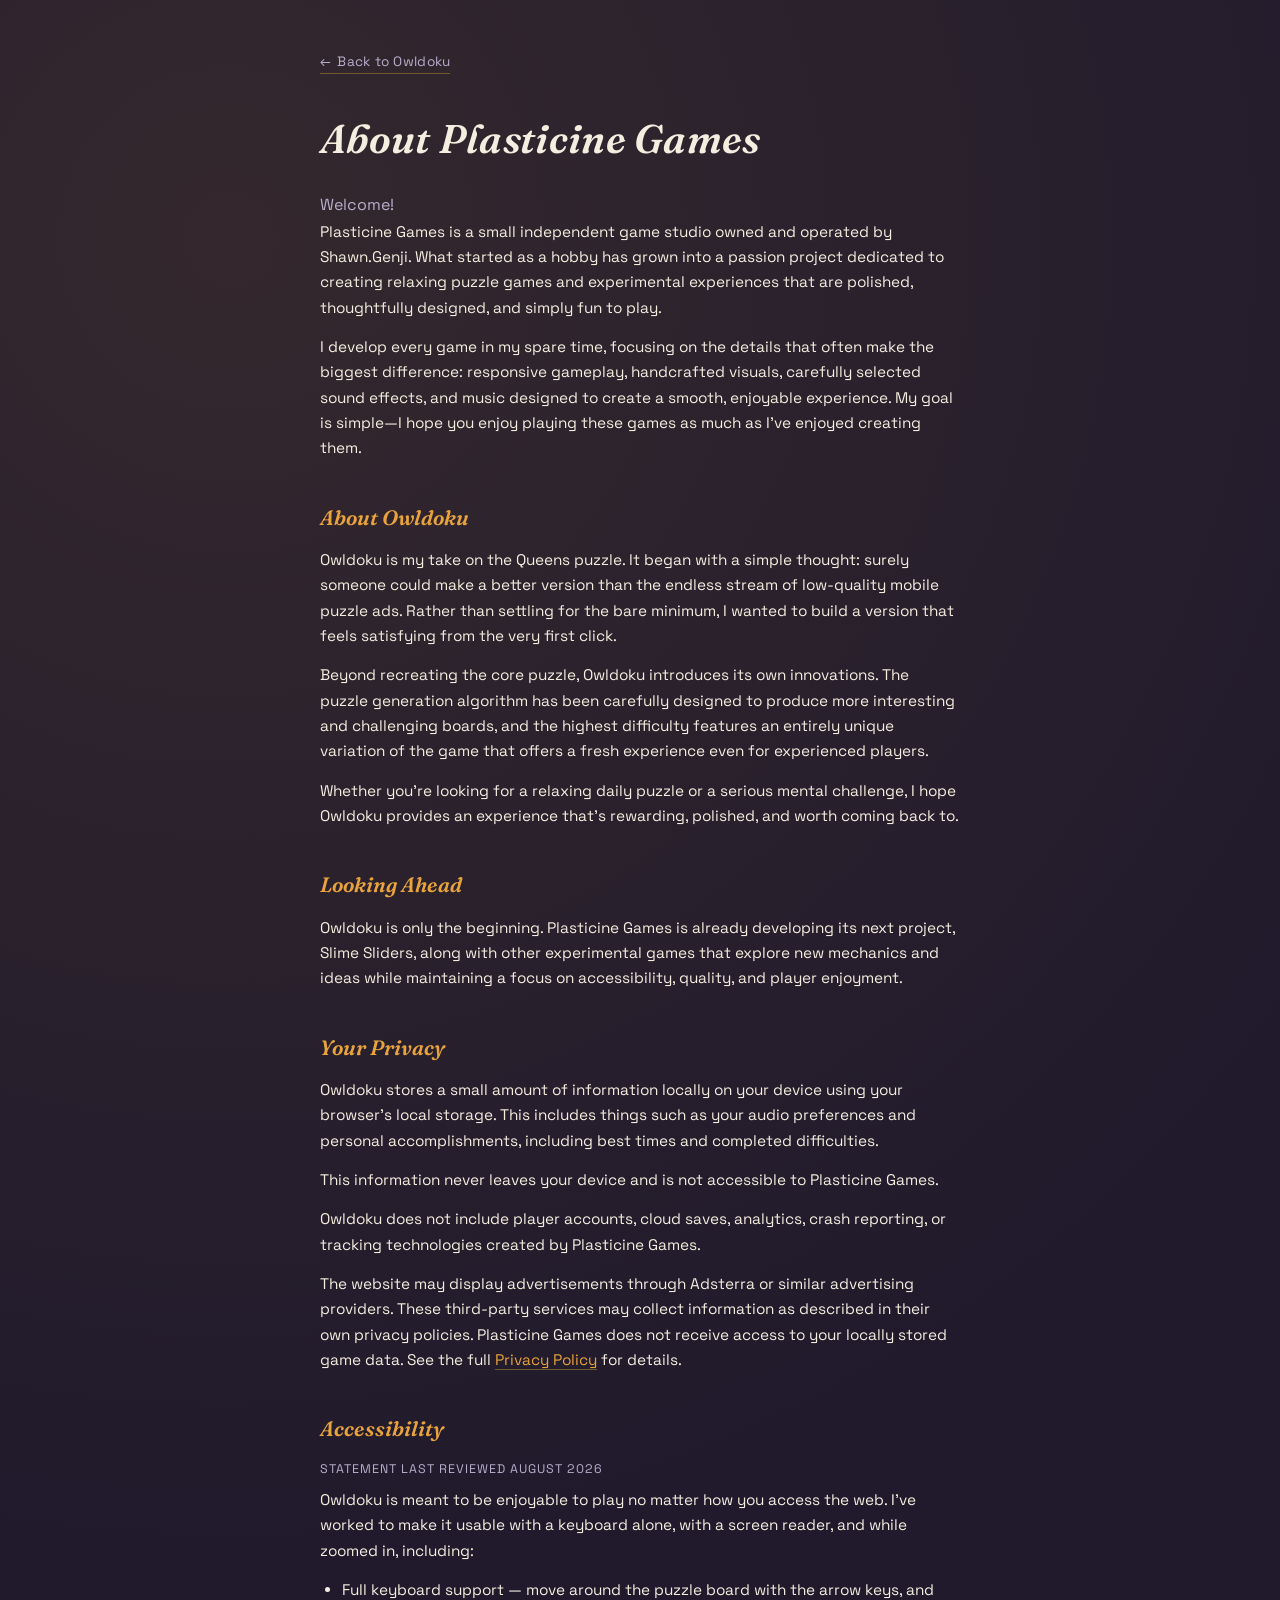
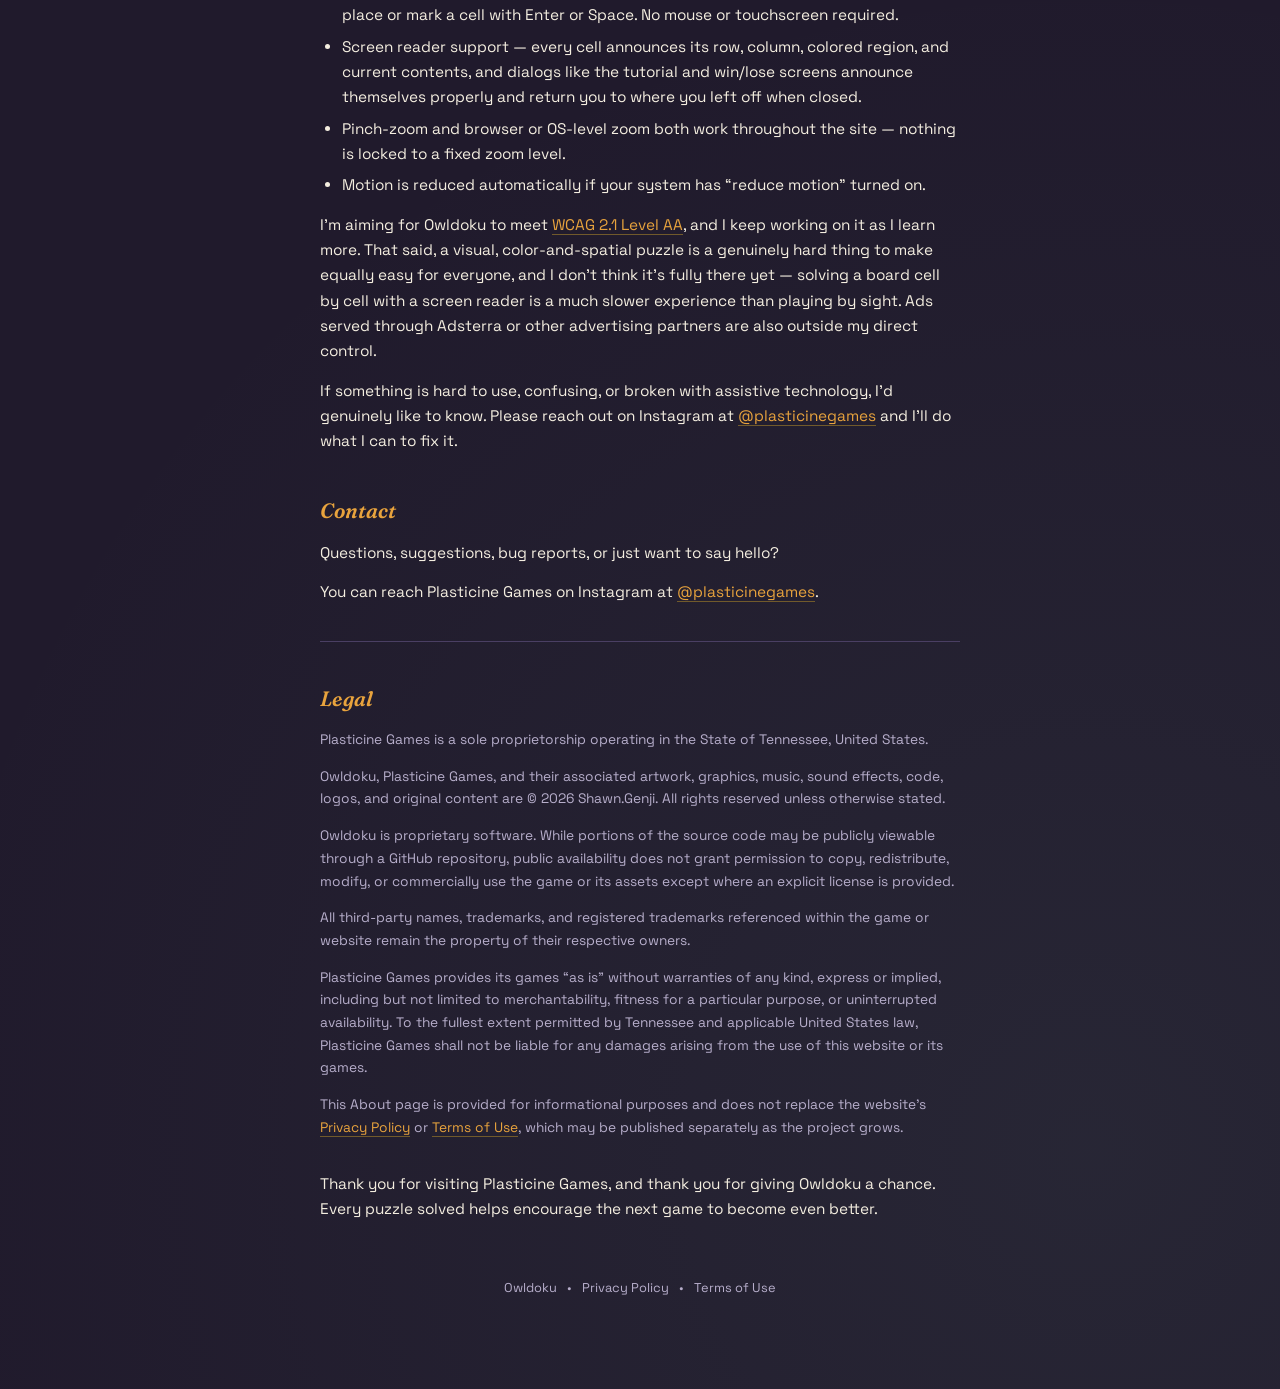
<file: about.html>
<!DOCTYPE html>
<html lang="en">
<head>
<meta charset="UTF-8">
<meta name="viewport" content="width=device-width, initial-scale=1.0">
<title>About Us — Owldoku</title>
<link rel="icon" type="image/svg+xml" href="favicon.svg">
<link rel="apple-touch-icon" sizes="180x180" href="apple-touch-icon.png">
<link rel="preconnect" href="https://fonts.googleapis.com">
<link href="https://fonts.googleapis.com/css2?family=Fraunces:ital,wght@0,500;0,600;1,500&family=Space+Grotesk:wght@400;500;600;700&display=swap" rel="stylesheet">
<style>
  :root{
    --bg:#201a2c; --bg-deep:#17131f; --surface:#2c2440; --surface-2:#362c4d;
    --line:#4a3f63; --line-strong:#6a5c8f; --ink:#f4eee0; --ink-dim:#b7aecb;
    --accent:#e8a33d; --accent-dim:#715a2b;
  }
  *{box-sizing:border-box;}
  body{
    margin:0; min-height:100vh;
    background:
      radial-gradient(circle at 18% 8%, rgba(232,163,61,0.10), transparent 45%),
      radial-gradient(circle at 85% 92%, rgba(127,181,158,0.08), transparent 40%),
      var(--bg);
    color:var(--ink);
    font-family:'Space Grotesk', sans-serif;
    line-height:1.65;
    padding:48px 20px 90px;
  }
  .page{ max-width:640px; margin:0 auto; }
  .back-link{
    display:inline-flex; align-items:center; gap:6px;
    color:var(--ink-dim); text-decoration:none; font-size:0.85rem;
    margin-bottom:32px; letter-spacing:0.02em;
    transition:color 0.15s ease;
  }
  .back-link:hover, .back-link:focus-visible{ color:var(--accent); }
  h1{
    font-family:'Fraunces', serif; font-style:italic; font-weight:600;
    font-size:clamp(1.9rem, 6vw, 2.5rem); margin:0 0 6px; letter-spacing:0.3px;
  }
  .updated{ color:var(--ink-dim); font-size:0.78rem; margin-bottom:8px; text-transform:uppercase; letter-spacing:0.08em; }
  .lede{ color:var(--ink-dim); font-size:1rem; margin:20px 0 0; }
  h2{
    font-family:'Fraunces', serif; font-weight:600; font-style:italic;
    font-size:1.3rem; margin:40px 0 12px; color:var(--accent);
  }
  p{ color:var(--ink); margin:0 0 14px; font-size:0.96rem; }
  ul{ margin:0 0 14px; padding-left:22px; }
  li{ margin-bottom:6px; font-size:0.96rem; }
  a{ color:var(--accent); text-decoration:none; border-bottom:1px solid var(--accent-dim); }
  a:hover, a:focus-visible{ border-color:var(--accent); }
  /* ---- accessibility utilities ---- */
  .sr-only{
    position:absolute; width:1px; height:1px; padding:0; margin:-1px;
    overflow:hidden; clip:rect(0,0,0,0); white-space:nowrap; border:0;
  }
  .skip-link{
    position:absolute; left:8px; top:-60px; z-index:1000;
    background:var(--accent); color:var(--bg-deep);
    padding:10px 16px; border-radius:8px;
    font-family:'Space Grotesk', sans-serif; font-weight:600; font-size:0.85rem;
    text-decoration:none; transition:top 0.15s ease;
  }
  .skip-link:focus{ top:8px; }
  @media (prefers-reduced-motion: reduce){
    *, *::before, *::after{
      animation-duration:0.001ms !important;
      animation-iteration-count:1 !important;
      transition-duration:0.001ms !important;
      scroll-behavior:auto !important;
    }
  }
  hr{ border:none; border-top:1px solid var(--line); margin:36px 0; }
  .legal p{ color:var(--ink-dim); font-size:0.86rem; }
  footer{
    margin-top:56px; text-align:center; font-size:0.8rem; color:var(--ink-dim);
    display:flex; gap:10px; justify-content:center; flex-wrap:wrap;
  }
  footer a{ color:var(--ink-dim); border-bottom:1px solid transparent; }
  footer a:hover, footer a:focus-visible{ color:var(--accent); border-color:var(--accent-dim); }
</style>
</head>
<body>
<a href="#main" class="skip-link">Skip to main content</a>
<div class="page">
  <a class="back-link" href="index.html"><span aria-hidden="true">&larr;</span> Back to Owldoku</a>

  <main id="main">
  <h1>About Plasticine Games</h1>
  <p class="lede">Welcome!</p>

  <p>Plasticine Games is a small independent game studio owned and operated by Shawn.Genji. What started as a hobby has grown into a passion project dedicated to creating relaxing puzzle games and experimental experiences that are polished, thoughtfully designed, and simply fun to play.</p>
  <p>I develop every game in my spare time, focusing on the details that often make the biggest difference: responsive gameplay, handcrafted visuals, carefully selected sound effects, and music designed to create a smooth, enjoyable experience. My goal is simple&mdash;I hope you enjoy playing these games as much as I&rsquo;ve enjoyed creating them.</p>

  <h2>About Owldoku</h2>
  <p>Owldoku is my take on the Queens puzzle. It began with a simple thought: surely someone could make a better version than the endless stream of low-quality mobile puzzle ads. Rather than settling for the bare minimum, I wanted to build a version that feels satisfying from the very first click.</p>
  <p>Beyond recreating the core puzzle, Owldoku introduces its own innovations. The puzzle generation algorithm has been carefully designed to produce more interesting and challenging boards, and the highest difficulty features an entirely unique variation of the game that offers a fresh experience even for experienced players.</p>
  <p>Whether you&rsquo;re looking for a relaxing daily puzzle or a serious mental challenge, I hope Owldoku provides an experience that&rsquo;s rewarding, polished, and worth coming back to.</p>

  <h2>Looking Ahead</h2>
  <p>Owldoku is only the beginning. Plasticine Games is already developing its next project, Slime Sliders, along with other experimental games that explore new mechanics and ideas while maintaining a focus on accessibility, quality, and player enjoyment.</p>

  <h2>Your Privacy</h2>
  <p>Owldoku stores a small amount of information locally on your device using your browser&rsquo;s local storage. This includes things such as your audio preferences and personal accomplishments, including best times and completed difficulties.</p>
  <p>This information never leaves your device and is not accessible to Plasticine Games.</p>
  <p>Owldoku does not include player accounts, cloud saves, analytics, crash reporting, or tracking technologies created by Plasticine Games.</p>
  <p>The website may display advertisements through Adsterra or similar advertising providers. These third-party services may collect information as described in their own privacy policies. Plasticine Games does not receive access to your locally stored game data. See the full <a href="privacy.html">Privacy Policy</a> for details.</p>

  <h2>Accessibility</h2>
  <div class="updated">Statement last reviewed August 2026</div>
  <p>Owldoku is meant to be enjoyable to play no matter how you access the web. I&rsquo;ve worked to make it usable with a keyboard alone, with a screen reader, and while zoomed in, including:</p>
  <ul>
    <li>Full keyboard support &mdash; move around the puzzle board with the arrow keys, and place or mark a cell with Enter or Space. No mouse or touchscreen required.</li>
    <li>Screen reader support &mdash; every cell announces its row, column, colored region, and current contents, and dialogs like the tutorial and win/lose screens announce themselves properly and return you to where you left off when closed.</li>
    <li>Pinch-zoom and browser or OS-level zoom both work throughout the site &mdash; nothing is locked to a fixed zoom level.</li>
    <li>Motion is reduced automatically if your system has &ldquo;reduce motion&rdquo; turned on.</li>
  </ul>
  <p>I&rsquo;m aiming for Owldoku to meet <a href="https://www.w3.org/WAI/WCAG21/quickref/" target="_blank" rel="noopener">WCAG 2.1 Level AA<span class="sr-only"> (opens in a new tab)</span></a>, and I keep working on it as I learn more. That said, a visual, color-and-spatial puzzle is a genuinely hard thing to make equally easy for everyone, and I don&rsquo;t think it&rsquo;s fully there yet &mdash; solving a board cell by cell with a screen reader is a much slower experience than playing by sight. Ads served through Adsterra or other advertising partners are also outside my direct control.</p>
  <p>If something is hard to use, confusing, or broken with assistive technology, I&rsquo;d genuinely like to know. Please reach out on Instagram at <a href="https://www.instagram.com/plasticinegames" target="_blank" rel="noopener">@plasticinegames<span class="sr-only"> (opens in a new tab)</span></a> and I&rsquo;ll do what I can to fix it.</p>

  <h2>Contact</h2>
  <p>Questions, suggestions, bug reports, or just want to say hello?</p>
  <p>You can reach Plasticine Games on Instagram at <a href="https://www.instagram.com/plasticinegames" target="_blank" rel="noopener">@plasticinegames<span class="sr-only"> (opens in a new tab)</span></a>.</p>

  <hr>

  <h2>Legal</h2>
  <div class="legal">
    <p>Plasticine Games is a sole proprietorship operating in the State of Tennessee, United States.</p>
    <p>Owldoku, Plasticine Games, and their associated artwork, graphics, music, sound effects, code, logos, and original content are &copy; 2026 Shawn.Genji. All rights reserved unless otherwise stated.</p>
    <p>Owldoku is proprietary software. While portions of the source code may be publicly viewable through a GitHub repository, public availability does not grant permission to copy, redistribute, modify, or commercially use the game or its assets except where an explicit license is provided.</p>
    <p>All third-party names, trademarks, and registered trademarks referenced within the game or website remain the property of their respective owners.</p>
    <p>Plasticine Games provides its games &ldquo;as is&rdquo; without warranties of any kind, express or implied, including but not limited to merchantability, fitness for a particular purpose, or uninterrupted availability. To the fullest extent permitted by Tennessee and applicable United States law, Plasticine Games shall not be liable for any damages arising from the use of this website or its games.</p>
    <p>This About page is provided for informational purposes and does not replace the website&rsquo;s <a href="privacy.html">Privacy Policy</a> or <a href="terms.html">Terms of Use</a>, which may be published separately as the project grows.</p>
  </div>

  <p style="margin-top:32px;">Thank you for visiting Plasticine Games, and thank you for giving Owldoku a chance. Every puzzle solved helps encourage the next game to become even better.</p>
  </main>

  <footer>
    <a href="index.html">Owldoku</a> &bull; <a href="privacy.html">Privacy Policy</a> &bull; <a href="terms.html">Terms of Use</a>
  </footer>
</div>
</body>
</html>
</file>
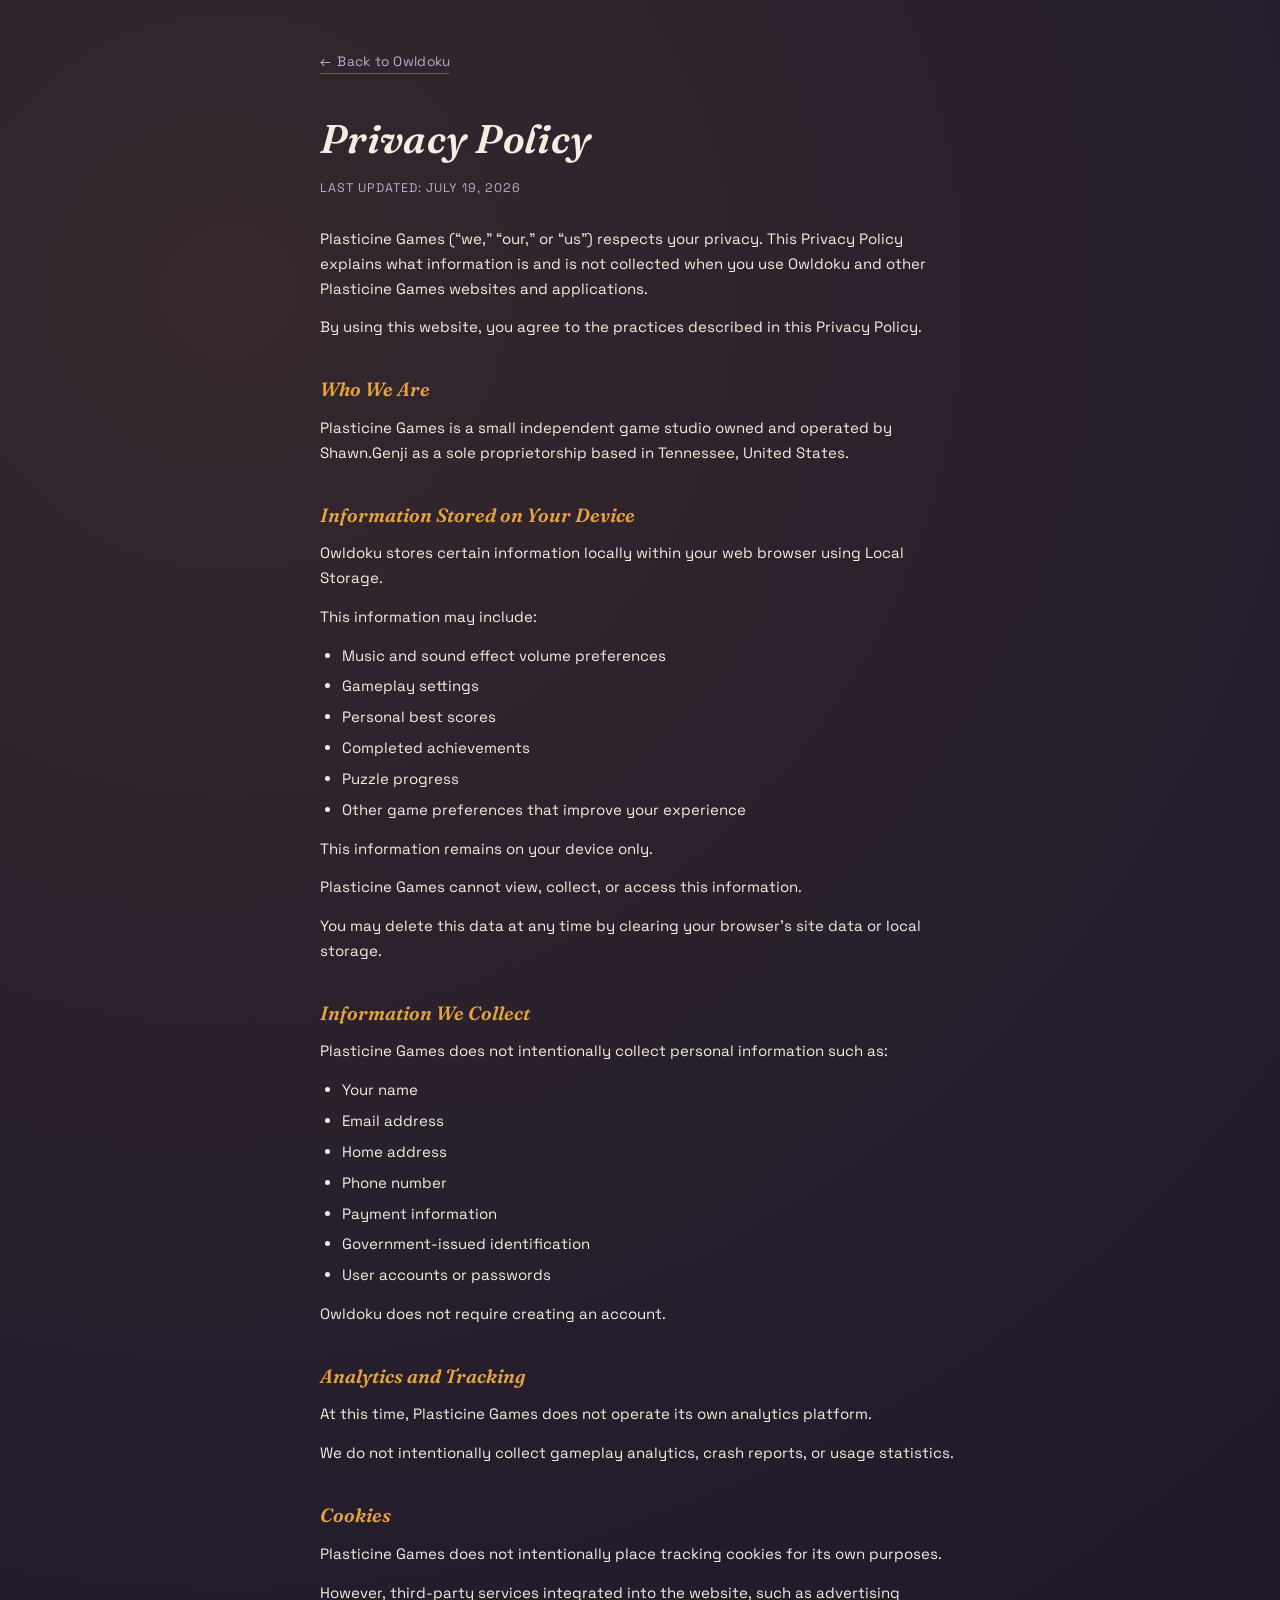
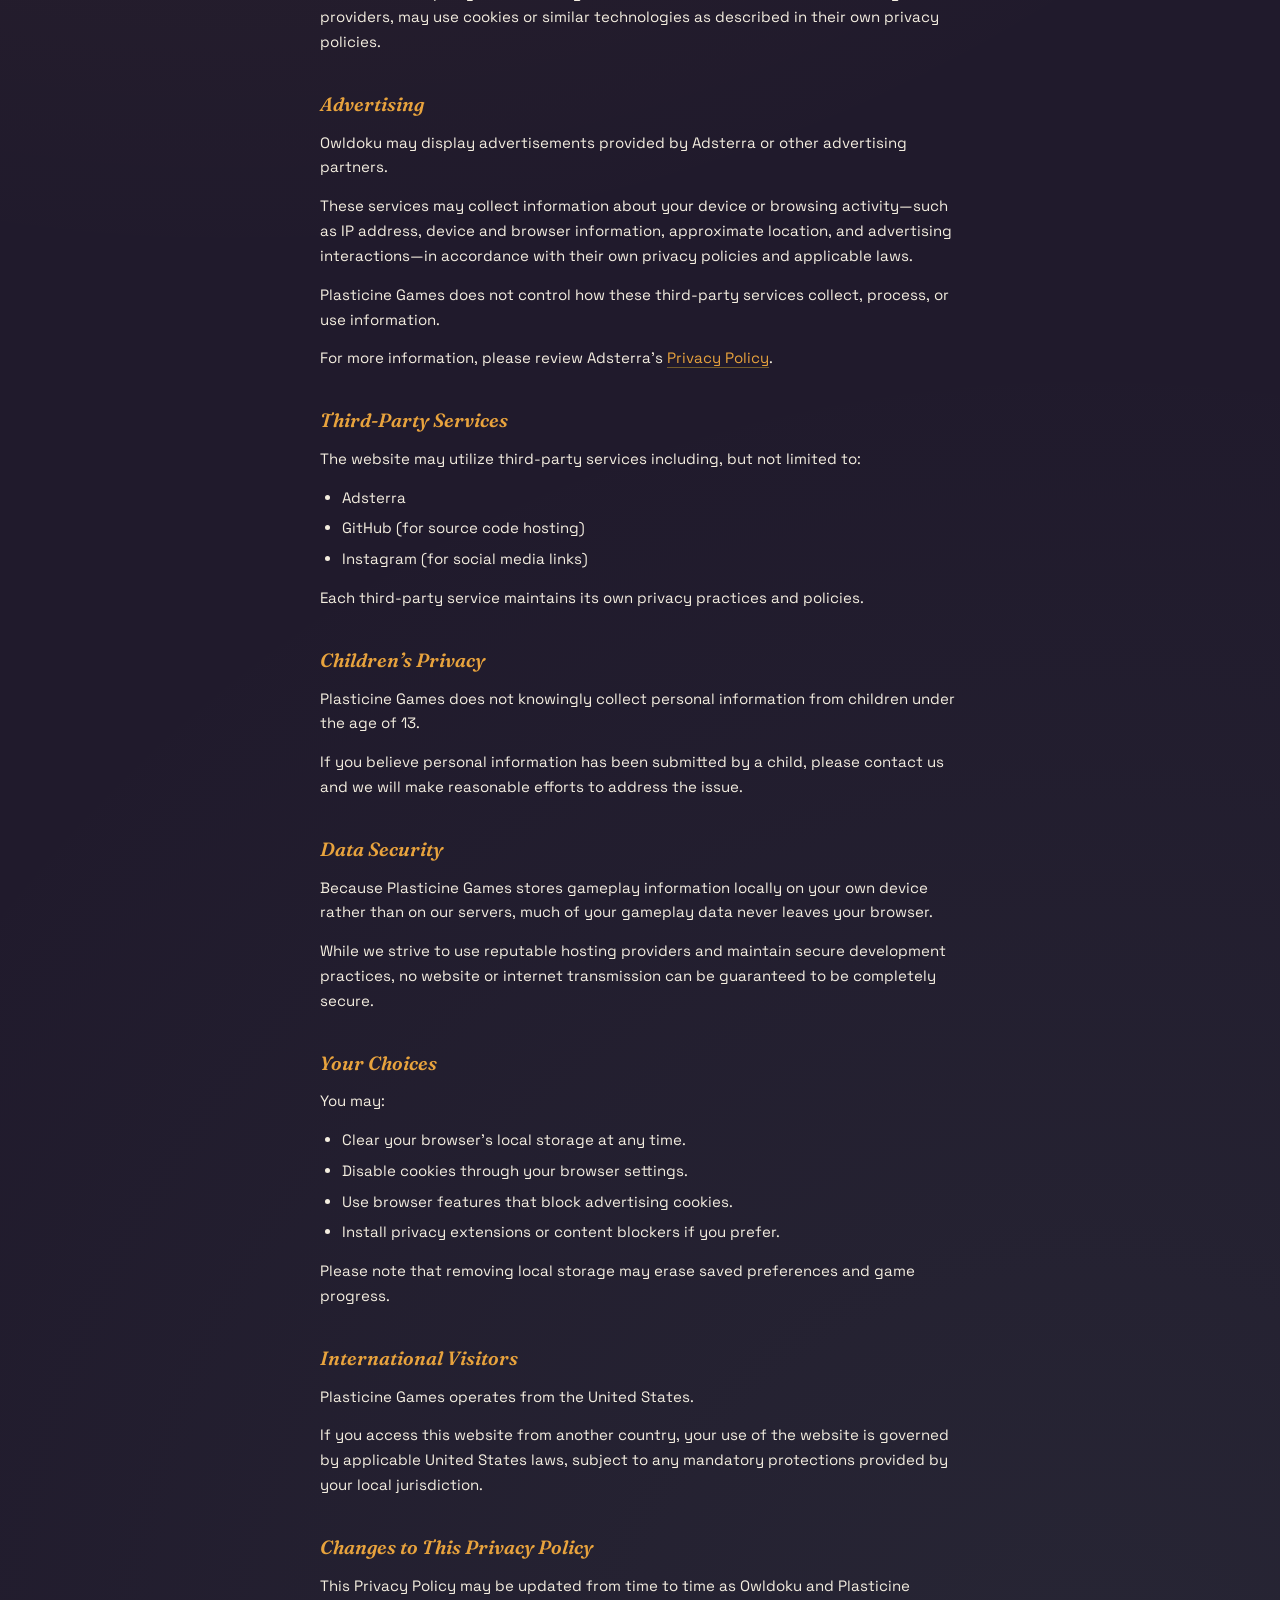
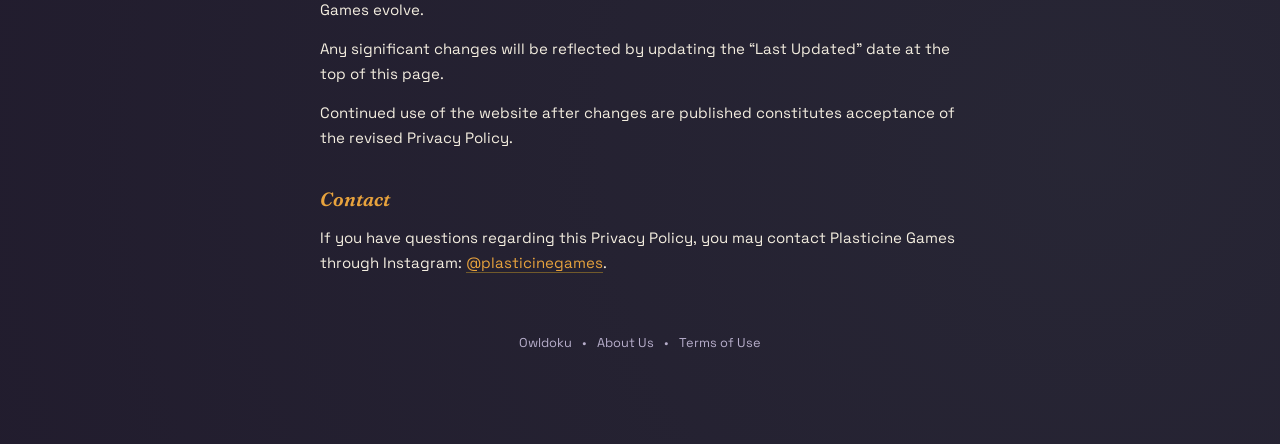
<file: privacy.html>
<!DOCTYPE html>
<html lang="en">
<head>
<meta charset="UTF-8">
<meta name="viewport" content="width=device-width, initial-scale=1.0">
<title>Privacy Policy — Owldoku</title>
<link rel="icon" type="image/svg+xml" href="favicon.svg">
<link rel="apple-touch-icon" sizes="180x180" href="apple-touch-icon.png">
<link rel="preconnect" href="https://fonts.googleapis.com">
<link href="https://fonts.googleapis.com/css2?family=Fraunces:ital,wght@0,500;0,600;1,500&family=Space+Grotesk:wght@400;500;600;700&display=swap" rel="stylesheet">
<style>
  :root{
    --bg:#201a2c; --bg-deep:#17131f; --surface:#2c2440; --surface-2:#362c4d;
    --line:#4a3f63; --line-strong:#6a5c8f; --ink:#f4eee0; --ink-dim:#b7aecb;
    --accent:#e8a33d; --accent-dim:#715a2b;
  }
  *{box-sizing:border-box;}
  body{
    margin:0; min-height:100vh;
    background:
      radial-gradient(circle at 18% 8%, rgba(232,163,61,0.10), transparent 45%),
      radial-gradient(circle at 85% 92%, rgba(127,181,158,0.08), transparent 40%),
      var(--bg);
    color:var(--ink);
    font-family:'Space Grotesk', sans-serif;
    line-height:1.65;
    padding:48px 20px 90px;
  }
  .page{ max-width:640px; margin:0 auto; }
  .back-link{
    display:inline-flex; align-items:center; gap:6px;
    color:var(--ink-dim); text-decoration:none; font-size:0.85rem;
    margin-bottom:32px; letter-spacing:0.02em;
    transition:color 0.15s ease;
  }
  .back-link:hover, .back-link:focus-visible{ color:var(--accent); }
  h1{
    font-family:'Fraunces', serif; font-style:italic; font-weight:600;
    font-size:clamp(1.9rem, 6vw, 2.5rem); margin:0 0 6px; letter-spacing:0.3px;
  }
  .updated{ color:var(--ink-dim); font-size:0.78rem; margin-bottom:28px; text-transform:uppercase; letter-spacing:0.08em; }
  h2{
    font-family:'Fraunces', serif; font-weight:600; font-style:italic;
    font-size:1.2rem; margin:34px 0 10px; color:var(--accent);
  }
  p{ color:var(--ink); margin:0 0 14px; font-size:0.94rem; }
  ul{ margin:0 0 14px; padding-left:22px; }
  li{ margin-bottom:6px; font-size:0.94rem; }
  a{ color:var(--accent); text-decoration:none; border-bottom:1px solid var(--accent-dim); }
  a:hover, a:focus-visible{ border-color:var(--accent); }
  /* ---- accessibility utilities ---- */
  .sr-only{
    position:absolute; width:1px; height:1px; padding:0; margin:-1px;
    overflow:hidden; clip:rect(0,0,0,0); white-space:nowrap; border:0;
  }
  .skip-link{
    position:absolute; left:8px; top:-60px; z-index:1000;
    background:var(--accent); color:var(--bg-deep);
    padding:10px 16px; border-radius:8px;
    font-family:'Space Grotesk', sans-serif; font-weight:600; font-size:0.85rem;
    text-decoration:none; transition:top 0.15s ease;
  }
  .skip-link:focus{ top:8px; }
  @media (prefers-reduced-motion: reduce){
    *, *::before, *::after{
      animation-duration:0.001ms !important;
      animation-iteration-count:1 !important;
      transition-duration:0.001ms !important;
      scroll-behavior:auto !important;
    }
  }
  hr{ border:none; border-top:1px solid var(--line); margin:32px 0; }
  footer{
    margin-top:56px; text-align:center; font-size:0.8rem; color:var(--ink-dim);
    display:flex; gap:10px; justify-content:center; flex-wrap:wrap;
  }
  footer a{ color:var(--ink-dim); border-bottom:1px solid transparent; }
  footer a:hover, footer a:focus-visible{ color:var(--accent); border-color:var(--accent-dim); }
</style>
</head>
<body>
<a href="#main" class="skip-link">Skip to main content</a>
<div class="page">
  <a class="back-link" href="index.html"><span aria-hidden="true">&larr;</span> Back to Owldoku</a>

  <main id="main">
  <h1>Privacy Policy</h1>
  <div class="updated">Last Updated: July 19, 2026</div>

  <p>Plasticine Games (&ldquo;we,&rdquo; &ldquo;our,&rdquo; or &ldquo;us&rdquo;) respects your privacy. This Privacy Policy explains what information is and is not collected when you use Owldoku and other Plasticine Games websites and applications.</p>
  <p>By using this website, you agree to the practices described in this Privacy Policy.</p>

  <h2>Who We Are</h2>
  <p>Plasticine Games is a small independent game studio owned and operated by Shawn.Genji as a sole proprietorship based in Tennessee, United States.</p>

  <h2>Information Stored on Your Device</h2>
  <p>Owldoku stores certain information locally within your web browser using Local Storage.</p>
  <p>This information may include:</p>
  <ul>
    <li>Music and sound effect volume preferences</li>
    <li>Gameplay settings</li>
    <li>Personal best scores</li>
    <li>Completed achievements</li>
    <li>Puzzle progress</li>
    <li>Other game preferences that improve your experience</li>
  </ul>
  <p>This information remains on your device only.</p>
  <p>Plasticine Games cannot view, collect, or access this information.</p>
  <p>You may delete this data at any time by clearing your browser&rsquo;s site data or local storage.</p>

  <h2>Information We Collect</h2>
  <p>Plasticine Games does not intentionally collect personal information such as:</p>
  <ul>
    <li>Your name</li>
    <li>Email address</li>
    <li>Home address</li>
    <li>Phone number</li>
    <li>Payment information</li>
    <li>Government-issued identification</li>
    <li>User accounts or passwords</li>
  </ul>
  <p>Owldoku does not require creating an account.</p>

  <h2>Analytics and Tracking</h2>
  <p>At this time, Plasticine Games does not operate its own analytics platform.</p>
  <p>We do not intentionally collect gameplay analytics, crash reports, or usage statistics.</p>

  <h2>Cookies</h2>
  <p>Plasticine Games does not intentionally place tracking cookies for its own purposes.</p>
  <p>However, third-party services integrated into the website, such as advertising providers, may use cookies or similar technologies as described in their own privacy policies.</p>

  <h2>Advertising</h2>
  <p>Owldoku may display advertisements provided by Adsterra or other advertising partners.</p>
  <p>These services may collect information about your device or browsing activity&mdash;such as IP address, device and browser information, approximate location, and advertising interactions&mdash;in accordance with their own privacy policies and applicable laws.</p>
  <p>Plasticine Games does not control how these third-party services collect, process, or use information.</p>
  <p>For more information, please review Adsterra&rsquo;s <a href="https://adsterra.com/privacy-policy-managed" target="_blank" rel="noopener">Privacy Policy<span class="sr-only"> (opens in a new tab)</span></a>.</p>

  <h2>Third-Party Services</h2>
  <p>The website may utilize third-party services including, but not limited to:</p>
  <ul>
    <li>Adsterra</li>
    <li>GitHub (for source code hosting)</li>
    <li>Instagram (for social media links)</li>
  </ul>
  <p>Each third-party service maintains its own privacy practices and policies.</p>

  <h2>Children&rsquo;s Privacy</h2>
  <p>Plasticine Games does not knowingly collect personal information from children under the age of 13.</p>
  <p>If you believe personal information has been submitted by a child, please contact us and we will make reasonable efforts to address the issue.</p>

  <h2>Data Security</h2>
  <p>Because Plasticine Games stores gameplay information locally on your own device rather than on our servers, much of your gameplay data never leaves your browser.</p>
  <p>While we strive to use reputable hosting providers and maintain secure development practices, no website or internet transmission can be guaranteed to be completely secure.</p>

  <h2>Your Choices</h2>
  <p>You may:</p>
  <ul>
    <li>Clear your browser&rsquo;s local storage at any time.</li>
    <li>Disable cookies through your browser settings.</li>
    <li>Use browser features that block advertising cookies.</li>
    <li>Install privacy extensions or content blockers if you prefer.</li>
  </ul>
  <p>Please note that removing local storage may erase saved preferences and game progress.</p>

  <h2>International Visitors</h2>
  <p>Plasticine Games operates from the United States.</p>
  <p>If you access this website from another country, your use of the website is governed by applicable United States laws, subject to any mandatory protections provided by your local jurisdiction.</p>

  <h2>Changes to This Privacy Policy</h2>
  <p>This Privacy Policy may be updated from time to time as Owldoku and Plasticine Games evolve.</p>
  <p>Any significant changes will be reflected by updating the &ldquo;Last Updated&rdquo; date at the top of this page.</p>
  <p>Continued use of the website after changes are published constitutes acceptance of the revised Privacy Policy.</p>

  <h2>Contact</h2>
  <p>If you have questions regarding this Privacy Policy, you may contact Plasticine Games through Instagram: <a href="https://www.instagram.com/plasticinegames" target="_blank" rel="noopener">@plasticinegames<span class="sr-only"> (opens in a new tab)</span></a>.</p>
  </main>

  <footer>
    <a href="index.html">Owldoku</a> &bull; <a href="about.html">About Us</a> &bull; <a href="terms.html">Terms of Use</a>
  </footer>
</div>
</body>
</html>
</file>
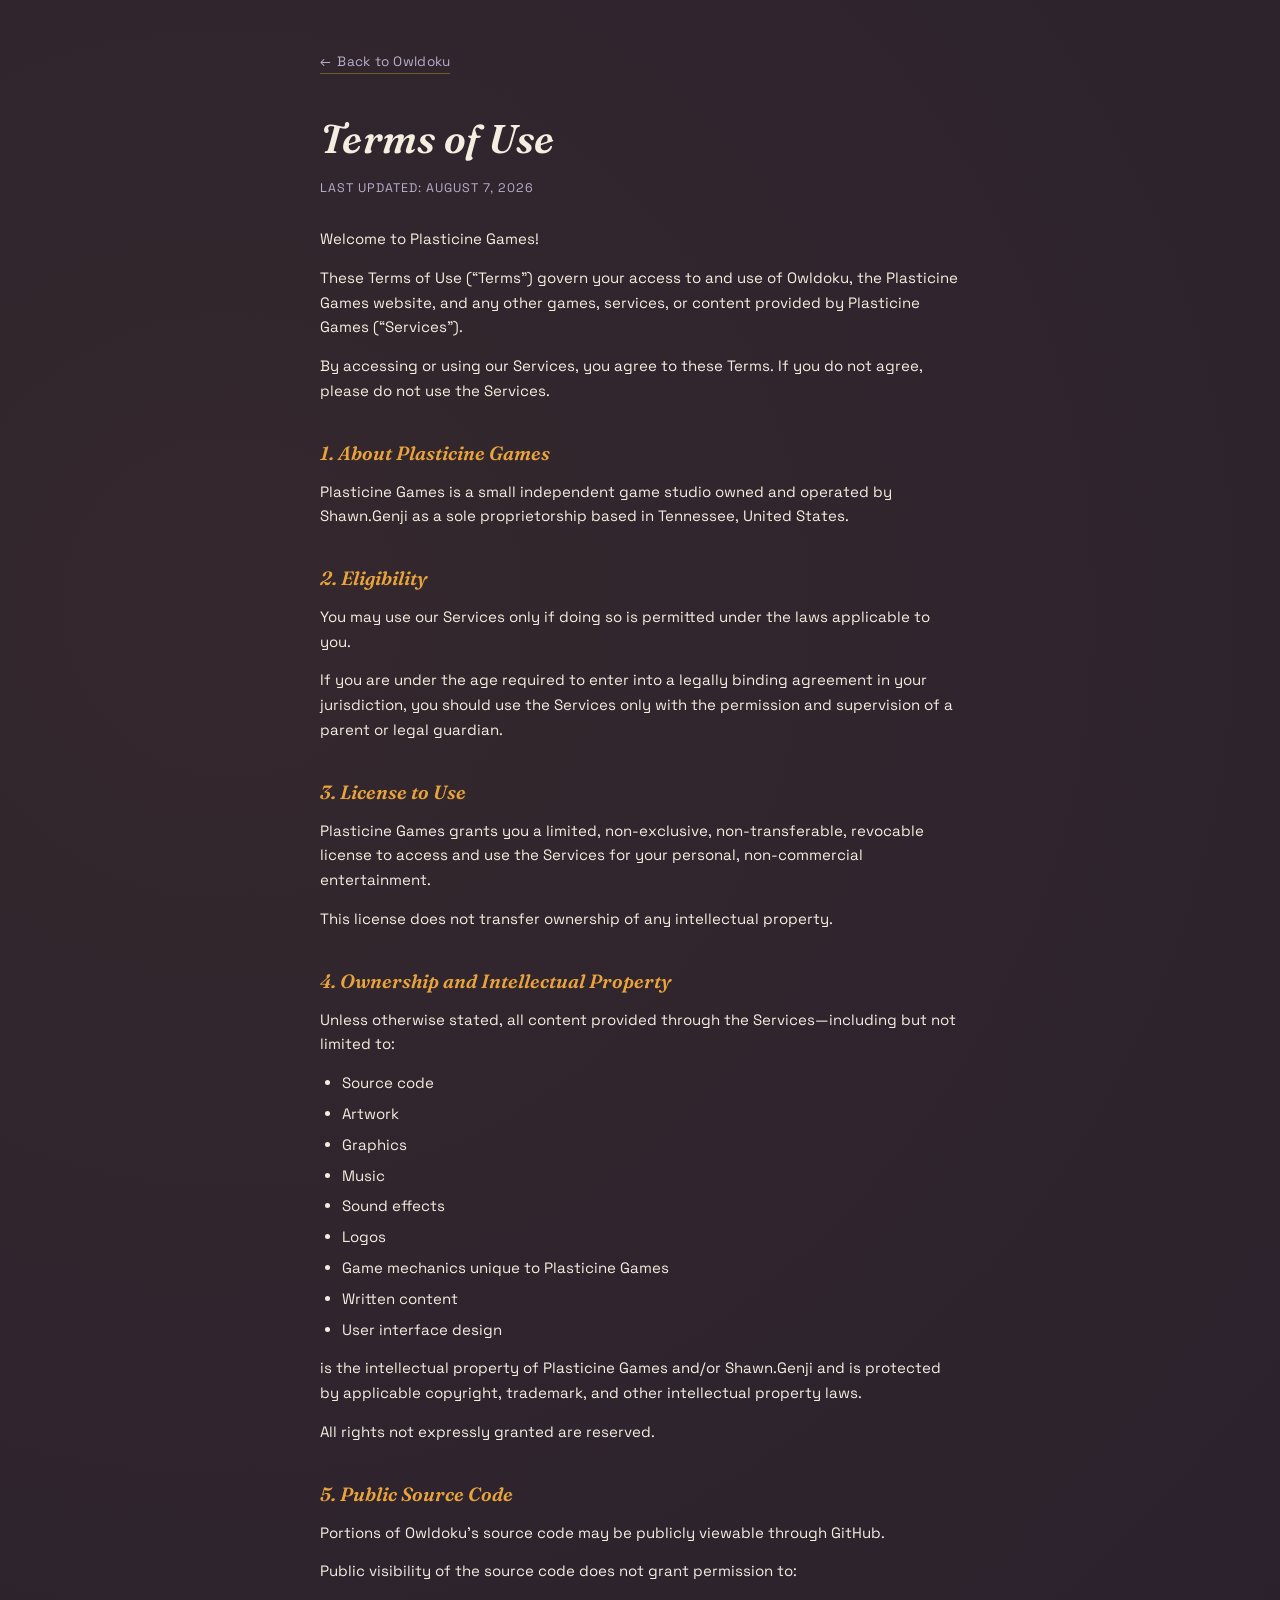
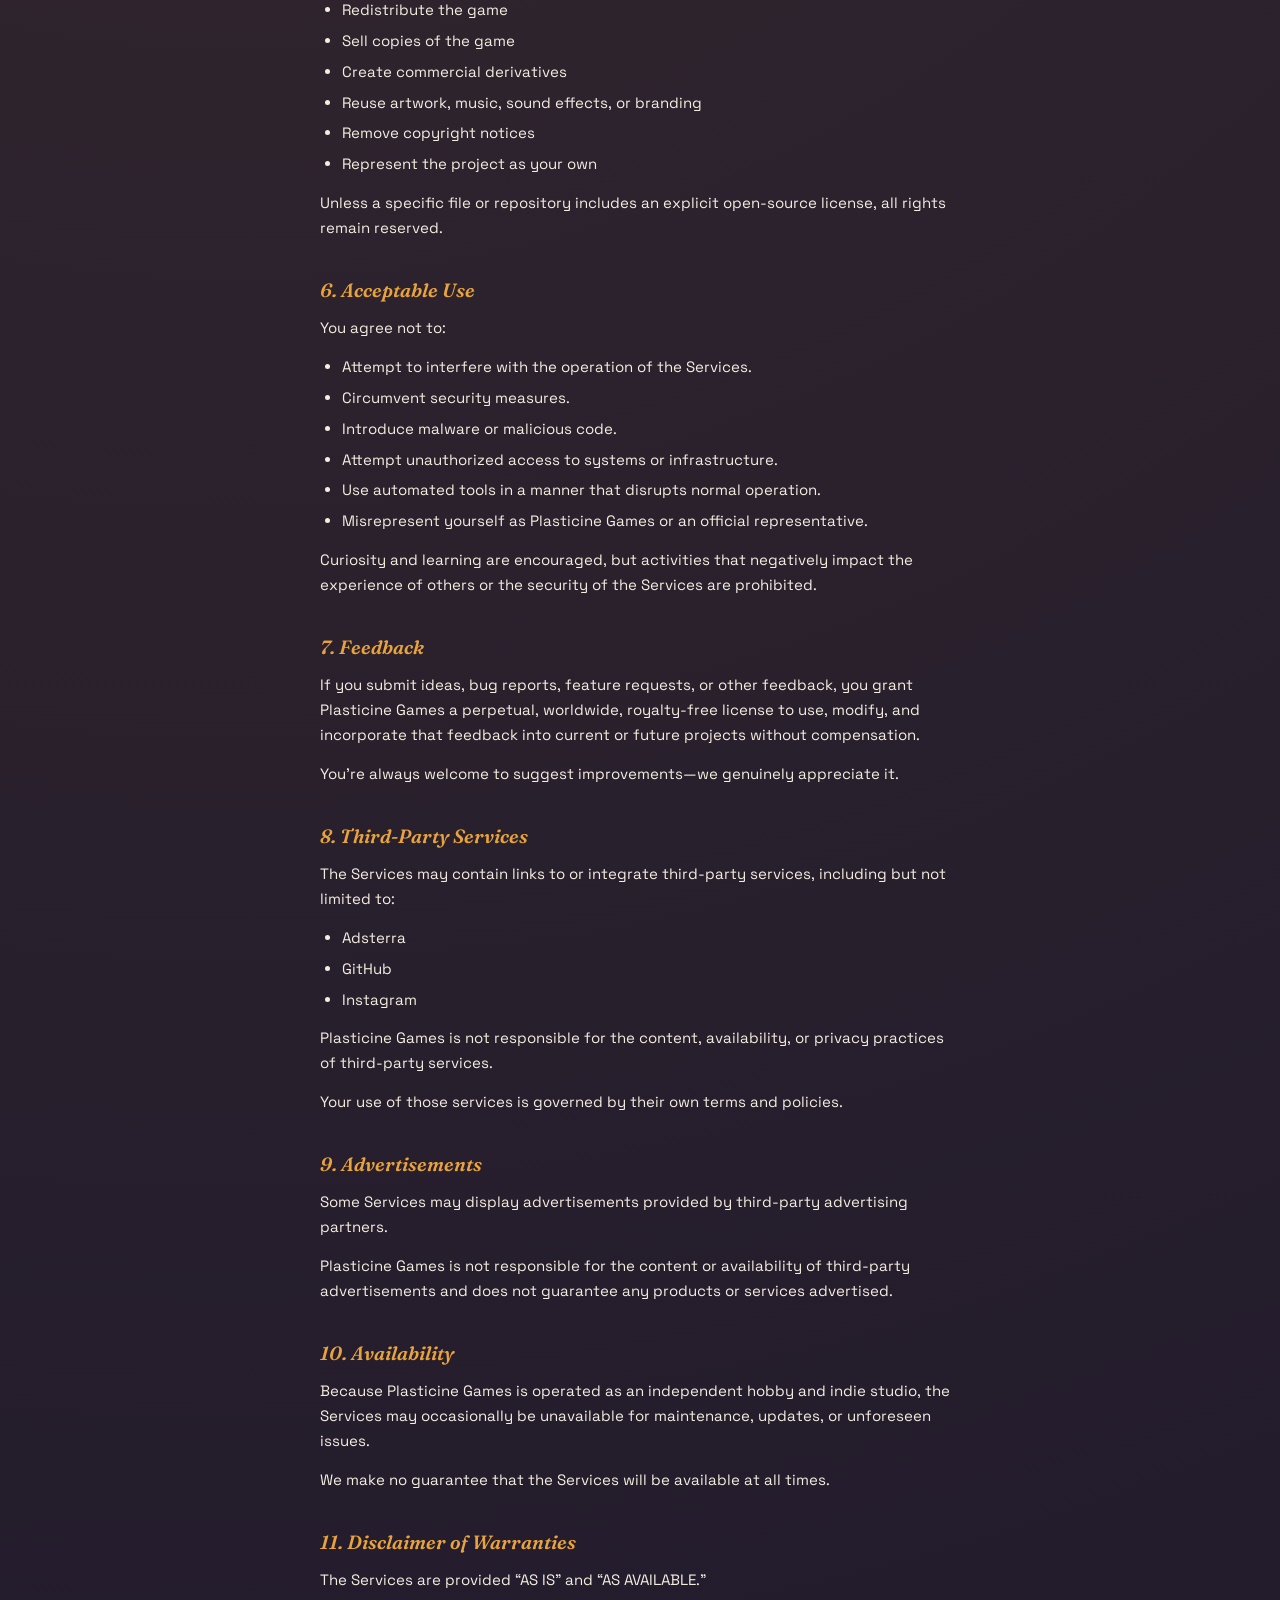
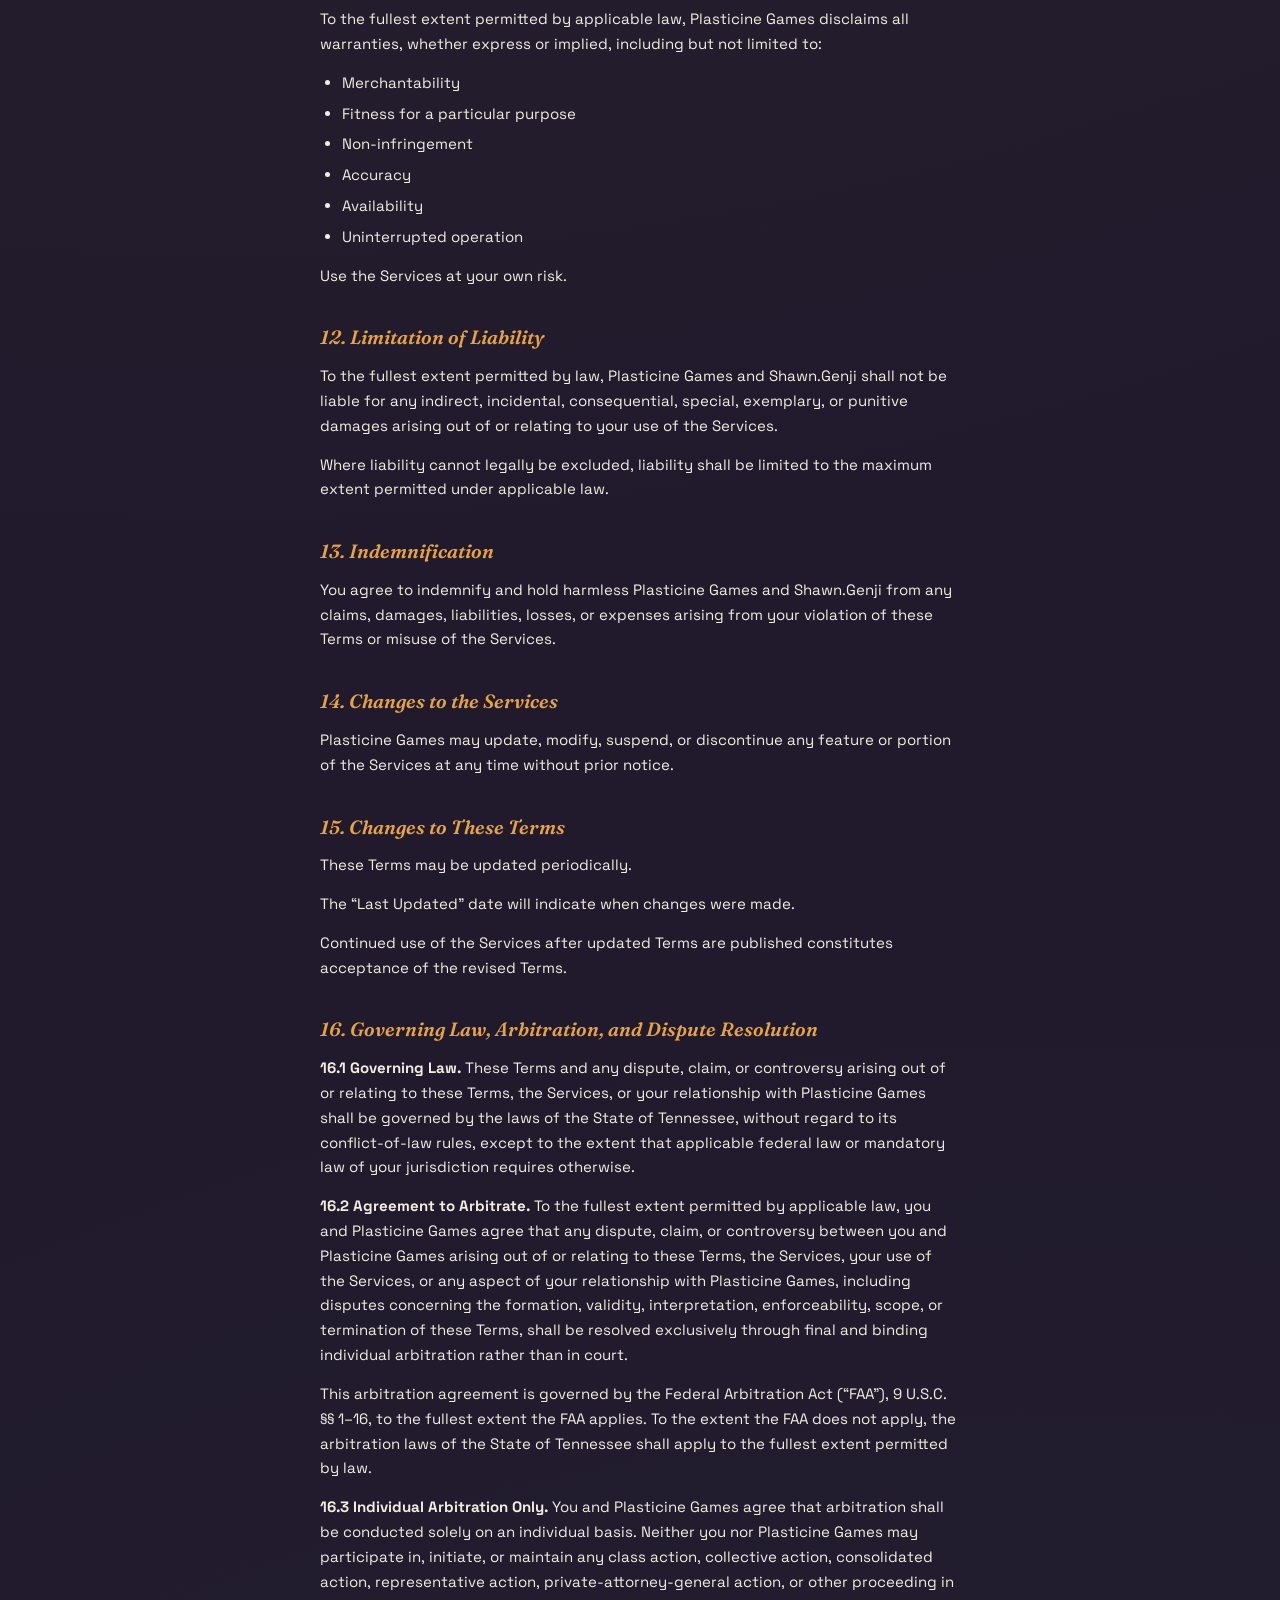
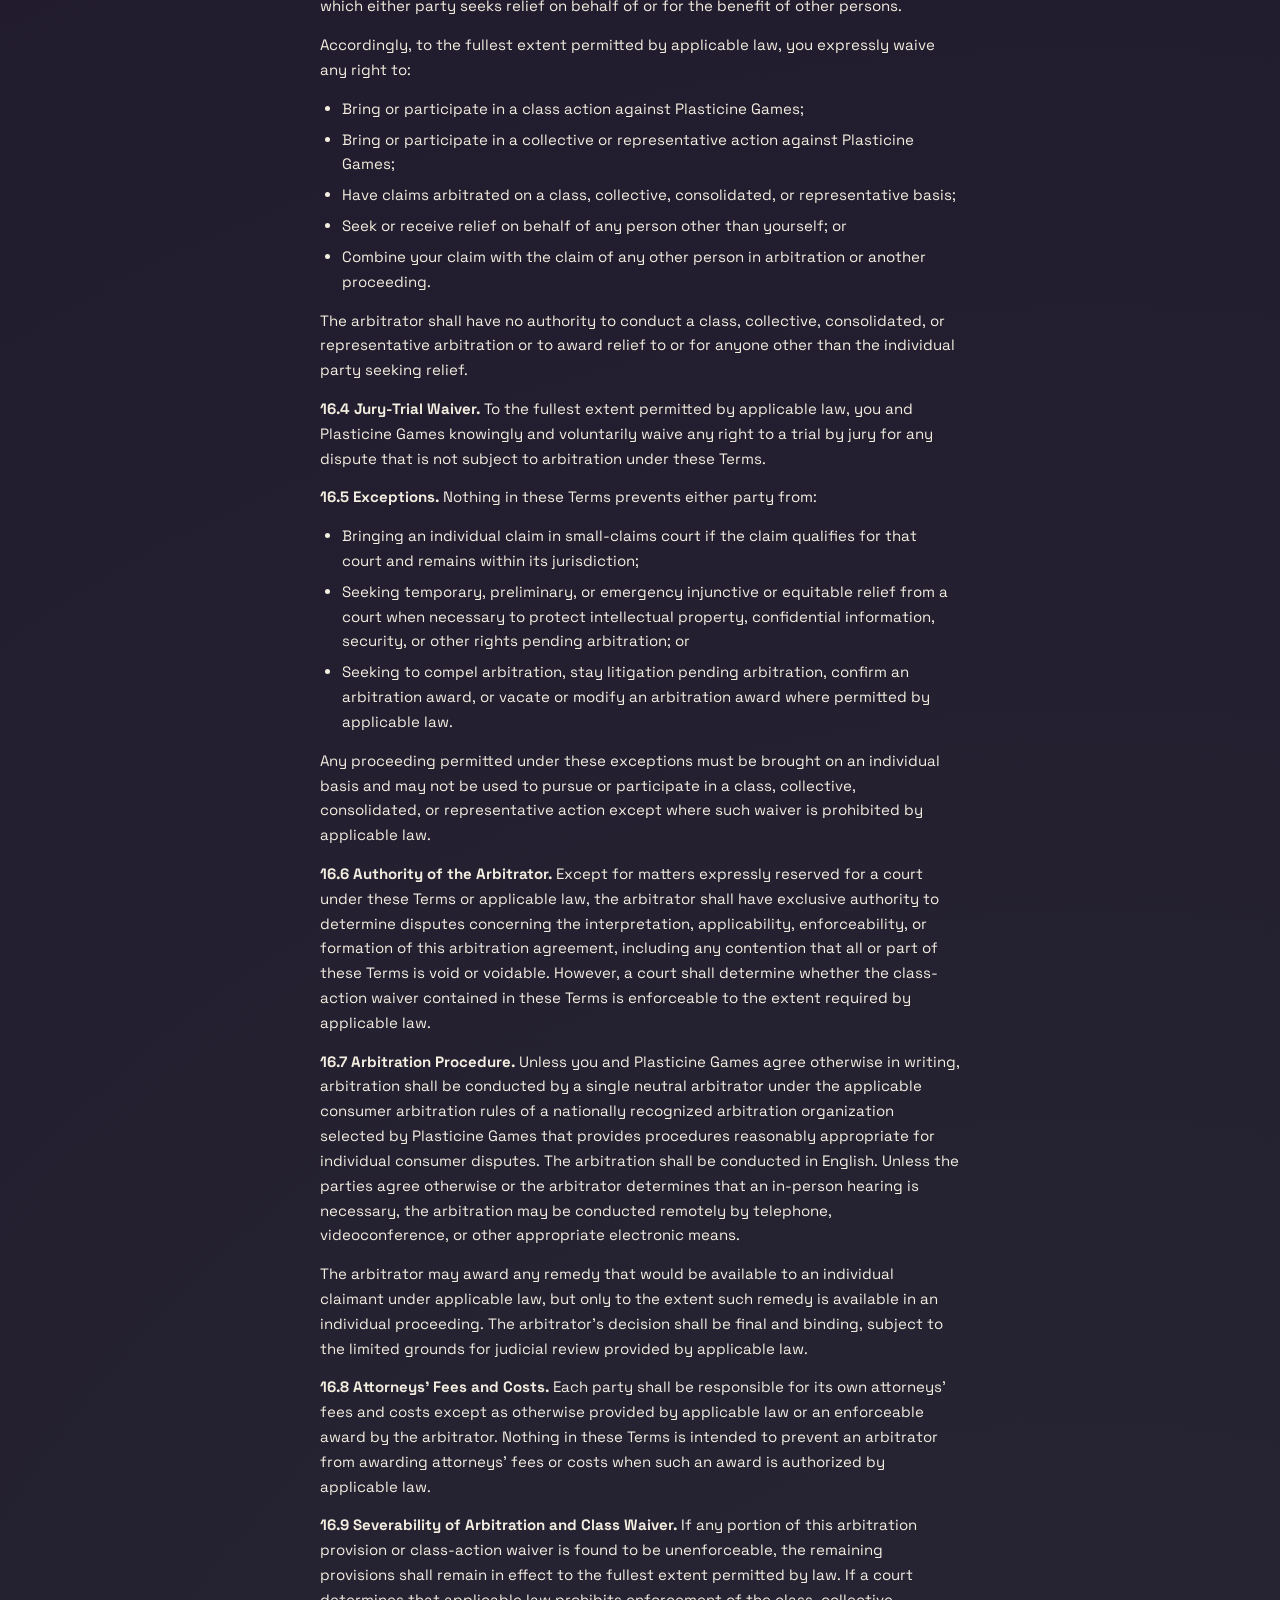
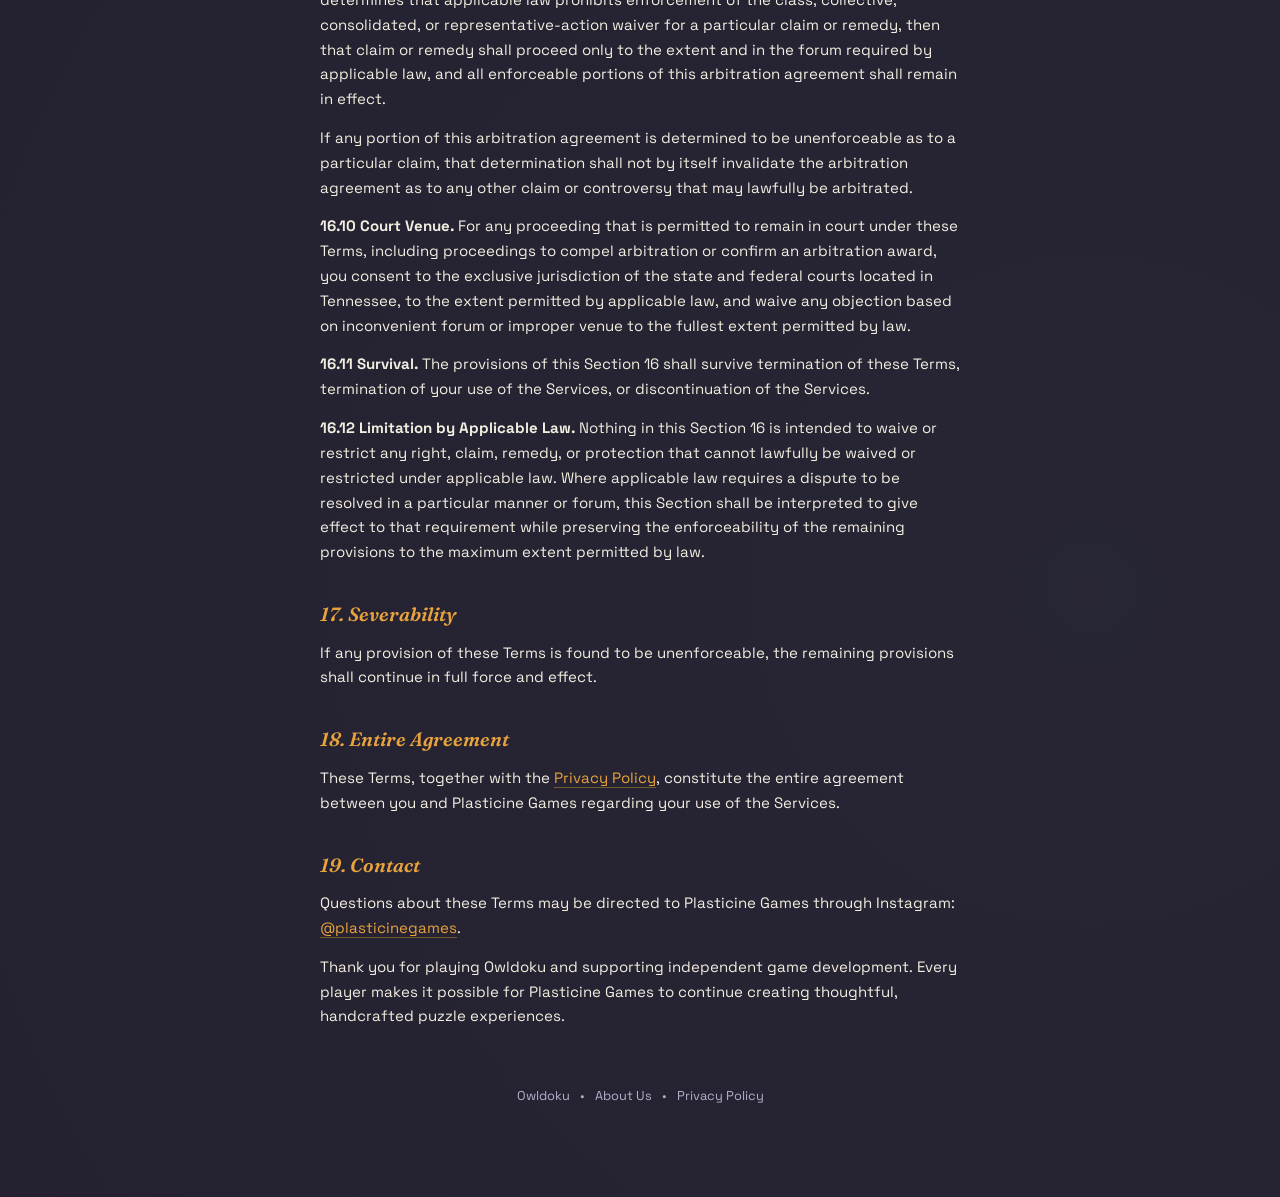
<file: terms.html>
<!DOCTYPE html>
<html lang="en">
<head>
<meta charset="UTF-8">
<meta name="viewport" content="width=device-width, initial-scale=1.0">
<title>Terms of Use — Owldoku</title>
<link rel="icon" type="image/svg+xml" href="favicon.svg">
<link rel="apple-touch-icon" sizes="180x180" href="apple-touch-icon.png">
<link rel="preconnect" href="https://fonts.googleapis.com">
<link href="https://fonts.googleapis.com/css2?family=Fraunces:ital,wght@0,500;0,600;1,500&family=Space+Grotesk:wght@400;500;600;700&display=swap" rel="stylesheet">
<style>
  :root{
    --bg:#201a2c; --bg-deep:#17131f; --surface:#2c2440; --surface-2:#362c4d;
    --line:#4a3f63; --line-strong:#6a5c8f; --ink:#f4eee0; --ink-dim:#b7aecb;
    --accent:#e8a33d; --accent-dim:#715a2b;
  }
  *{box-sizing:border-box;}
  body{
    margin:0; min-height:100vh;
    background:
      radial-gradient(circle at 18% 8%, rgba(232,163,61,0.10), transparent 45%),
      radial-gradient(circle at 85% 92%, rgba(127,181,158,0.08), transparent 40%),
      var(--bg);
    color:var(--ink);
    font-family:'Space Grotesk', sans-serif;
    line-height:1.65;
    padding:48px 20px 90px;
  }
  .page{ max-width:640px; margin:0 auto; }
  .back-link{
    display:inline-flex; align-items:center; gap:6px;
    color:var(--ink-dim); text-decoration:none; font-size:0.85rem;
    margin-bottom:32px; letter-spacing:0.02em;
    transition:color 0.15s ease;
  }
  .back-link:hover, .back-link:focus-visible{ color:var(--accent); }
  h1{
    font-family:'Fraunces', serif; font-style:italic; font-weight:600;
    font-size:clamp(1.9rem, 6vw, 2.5rem); margin:0 0 6px; letter-spacing:0.3px;
  }
  .updated{ color:var(--ink-dim); font-size:0.78rem; margin-bottom:28px; text-transform:uppercase; letter-spacing:0.08em; }
  h2{
    font-family:'Fraunces', serif; font-weight:600; font-style:italic;
    font-size:1.2rem; margin:34px 0 10px; color:var(--accent);
  }
  p{ color:var(--ink); margin:0 0 14px; font-size:0.94rem; }
  ul{ margin:0 0 14px; padding-left:22px; }
  li{ margin-bottom:6px; font-size:0.94rem; }
  a{ color:var(--accent); text-decoration:none; border-bottom:1px solid var(--accent-dim); }
  a:hover, a:focus-visible{ border-color:var(--accent); }
  /* ---- accessibility utilities ---- */
  .sr-only{
    position:absolute; width:1px; height:1px; padding:0; margin:-1px;
    overflow:hidden; clip:rect(0,0,0,0); white-space:nowrap; border:0;
  }
  .skip-link{
    position:absolute; left:8px; top:-60px; z-index:1000;
    background:var(--accent); color:var(--bg-deep);
    padding:10px 16px; border-radius:8px;
    font-family:'Space Grotesk', sans-serif; font-weight:600; font-size:0.85rem;
    text-decoration:none; transition:top 0.15s ease;
  }
  .skip-link:focus{ top:8px; }
  @media (prefers-reduced-motion: reduce){
    *, *::before, *::after{
      animation-duration:0.001ms !important;
      animation-iteration-count:1 !important;
      transition-duration:0.001ms !important;
      scroll-behavior:auto !important;
    }
  }
  hr{ border:none; border-top:1px solid var(--line); margin:32px 0; }
  footer{
    margin-top:56px; text-align:center; font-size:0.8rem; color:var(--ink-dim);
    display:flex; gap:10px; justify-content:center; flex-wrap:wrap;
  }
  footer a{ color:var(--ink-dim); border-bottom:1px solid transparent; }
  footer a:hover, footer a:focus-visible{ color:var(--accent); border-color:var(--accent-dim); }
</style>
</head>
<body>
<a href="#main" class="skip-link">Skip to main content</a>
<div class="page">
  <a class="back-link" href="index.html"><span aria-hidden="true">&larr;</span> Back to Owldoku</a>

  <main id="main">
  <h1>Terms of Use</h1>
  <div class="updated">Last Updated: August 7, 2026</div>

  <p>Welcome to Plasticine Games!</p>
  <p>These Terms of Use (&ldquo;Terms&rdquo;) govern your access to and use of Owldoku, the Plasticine Games website, and any other games, services, or content provided by Plasticine Games (&ldquo;Services&rdquo;).</p>
  <p>By accessing or using our Services, you agree to these Terms. If you do not agree, please do not use the Services.</p>

  <h2>1. About Plasticine Games</h2>
  <p>Plasticine Games is a small independent game studio owned and operated by Shawn.Genji as a sole proprietorship based in Tennessee, United States.</p>

  <h2>2. Eligibility</h2>
  <p>You may use our Services only if doing so is permitted under the laws applicable to you.</p>
  <p>If you are under the age required to enter into a legally binding agreement in your jurisdiction, you should use the Services only with the permission and supervision of a parent or legal guardian.</p>

  <h2>3. License to Use</h2>
  <p>Plasticine Games grants you a limited, non-exclusive, non-transferable, revocable license to access and use the Services for your personal, non-commercial entertainment.</p>
  <p>This license does not transfer ownership of any intellectual property.</p>

  <h2>4. Ownership and Intellectual Property</h2>
  <p>Unless otherwise stated, all content provided through the Services&mdash;including but not limited to:</p>
  <ul>
    <li>Source code</li>
    <li>Artwork</li>
    <li>Graphics</li>
    <li>Music</li>
    <li>Sound effects</li>
    <li>Logos</li>
    <li>Game mechanics unique to Plasticine Games</li>
    <li>Written content</li>
    <li>User interface design</li>
  </ul>
  <p>is the intellectual property of Plasticine Games and/or Shawn.Genji and is protected by applicable copyright, trademark, and other intellectual property laws.</p>
  <p>All rights not expressly granted are reserved.</p>

  <h2>5. Public Source Code</h2>
  <p>Portions of Owldoku&rsquo;s source code may be publicly viewable through GitHub.</p>
  <p>Public visibility of the source code does not grant permission to:</p>
  <ul>
    <li>Redistribute the game</li>
    <li>Sell copies of the game</li>
    <li>Create commercial derivatives</li>
    <li>Reuse artwork, music, sound effects, or branding</li>
    <li>Remove copyright notices</li>
    <li>Represent the project as your own</li>
  </ul>
  <p>Unless a specific file or repository includes an explicit open-source license, all rights remain reserved.</p>

  <h2>6. Acceptable Use</h2>
  <p>You agree not to:</p>
  <ul>
    <li>Attempt to interfere with the operation of the Services.</li>
    <li>Circumvent security measures.</li>
    <li>Introduce malware or malicious code.</li>
    <li>Attempt unauthorized access to systems or infrastructure.</li>
    <li>Use automated tools in a manner that disrupts normal operation.</li>
    <li>Misrepresent yourself as Plasticine Games or an official representative.</li>
  </ul>
  <p>Curiosity and learning are encouraged, but activities that negatively impact the experience of others or the security of the Services are prohibited.</p>

  <h2>7. Feedback</h2>
  <p>If you submit ideas, bug reports, feature requests, or other feedback, you grant Plasticine Games a perpetual, worldwide, royalty-free license to use, modify, and incorporate that feedback into current or future projects without compensation.</p>
  <p>You&rsquo;re always welcome to suggest improvements&mdash;we genuinely appreciate it.</p>

  <h2>8. Third-Party Services</h2>
  <p>The Services may contain links to or integrate third-party services, including but not limited to:</p>
  <ul>
    <li>Adsterra</li>
    <li>GitHub</li>
    <li>Instagram</li>
  </ul>
  <p>Plasticine Games is not responsible for the content, availability, or privacy practices of third-party services.</p>
  <p>Your use of those services is governed by their own terms and policies.</p>

  <h2>9. Advertisements</h2>
  <p>Some Services may display advertisements provided by third-party advertising partners.</p>
  <p>Plasticine Games is not responsible for the content or availability of third-party advertisements and does not guarantee any products or services advertised.</p>

  <h2>10. Availability</h2>
  <p>Because Plasticine Games is operated as an independent hobby and indie studio, the Services may occasionally be unavailable for maintenance, updates, or unforeseen issues.</p>
  <p>We make no guarantee that the Services will be available at all times.</p>

  <h2>11. Disclaimer of Warranties</h2>
  <p>The Services are provided &ldquo;AS IS&rdquo; and &ldquo;AS AVAILABLE.&rdquo;</p>
  <p>To the fullest extent permitted by applicable law, Plasticine Games disclaims all warranties, whether express or implied, including but not limited to:</p>
  <ul>
    <li>Merchantability</li>
    <li>Fitness for a particular purpose</li>
    <li>Non-infringement</li>
    <li>Accuracy</li>
    <li>Availability</li>
    <li>Uninterrupted operation</li>
  </ul>
  <p>Use the Services at your own risk.</p>

  <h2>12. Limitation of Liability</h2>
  <p>To the fullest extent permitted by law, Plasticine Games and Shawn.Genji shall not be liable for any indirect, incidental, consequential, special, exemplary, or punitive damages arising out of or relating to your use of the Services.</p>
  <p>Where liability cannot legally be excluded, liability shall be limited to the maximum extent permitted under applicable law.</p>

  <h2>13. Indemnification</h2>
  <p>You agree to indemnify and hold harmless Plasticine Games and Shawn.Genji from any claims, damages, liabilities, losses, or expenses arising from your violation of these Terms or misuse of the Services.</p>

  <h2>14. Changes to the Services</h2>
  <p>Plasticine Games may update, modify, suspend, or discontinue any feature or portion of the Services at any time without prior notice.</p>

  <h2>15. Changes to These Terms</h2>
  <p>These Terms may be updated periodically.</p>
  <p>The &ldquo;Last Updated&rdquo; date will indicate when changes were made.</p>
  <p>Continued use of the Services after updated Terms are published constitutes acceptance of the revised Terms.</p>

  <h2>16. Governing Law, Arbitration, and Dispute Resolution</h2>
  <p><strong role="heading" aria-level="3">16.1 Governing Law.</strong> These Terms and any dispute, claim, or controversy arising out of or relating to these Terms, the Services, or your relationship with Plasticine Games shall be governed by the laws of the State of Tennessee, without regard to its conflict-of-law rules, except to the extent that applicable federal law or mandatory law of your jurisdiction requires otherwise.</p>
  <p><strong role="heading" aria-level="3">16.2 Agreement to Arbitrate.</strong> To the fullest extent permitted by applicable law, you and Plasticine Games agree that any dispute, claim, or controversy between you and Plasticine Games arising out of or relating to these Terms, the Services, your use of the Services, or any aspect of your relationship with Plasticine Games, including disputes concerning the formation, validity, interpretation, enforceability, scope, or termination of these Terms, shall be resolved exclusively through final and binding individual arbitration rather than in court.</p>
  <p>This arbitration agreement is governed by the Federal Arbitration Act (&ldquo;FAA&rdquo;), 9 U.S.C. &sect;&sect; 1&ndash;16, to the fullest extent the FAA applies. To the extent the FAA does not apply, the arbitration laws of the State of Tennessee shall apply to the fullest extent permitted by law.</p>
  <p><strong role="heading" aria-level="3">16.3 Individual Arbitration Only.</strong> You and Plasticine Games agree that arbitration shall be conducted solely on an individual basis. Neither you nor Plasticine Games may participate in, initiate, or maintain any class action, collective action, consolidated action, representative action, private-attorney-general action, or other proceeding in which either party seeks relief on behalf of or for the benefit of other persons.</p>
  <p>Accordingly, to the fullest extent permitted by applicable law, you expressly waive any right to:</p>
  <ul>
    <li>Bring or participate in a class action against Plasticine Games;</li>
    <li>Bring or participate in a collective or representative action against Plasticine Games;</li>
    <li>Have claims arbitrated on a class, collective, consolidated, or representative basis;</li>
    <li>Seek or receive relief on behalf of any person other than yourself; or</li>
    <li>Combine your claim with the claim of any other person in arbitration or another proceeding.</li>
  </ul>
  <p>The arbitrator shall have no authority to conduct a class, collective, consolidated, or representative arbitration or to award relief to or for anyone other than the individual party seeking relief.</p>
  <p><strong role="heading" aria-level="3">16.4 Jury-Trial Waiver.</strong> To the fullest extent permitted by applicable law, you and Plasticine Games knowingly and voluntarily waive any right to a trial by jury for any dispute that is not subject to arbitration under these Terms.</p>
  <p><strong role="heading" aria-level="3">16.5 Exceptions.</strong> Nothing in these Terms prevents either party from:</p>
  <ul>
    <li>Bringing an individual claim in small-claims court if the claim qualifies for that court and remains within its jurisdiction;</li>
    <li>Seeking temporary, preliminary, or emergency injunctive or equitable relief from a court when necessary to protect intellectual property, confidential information, security, or other rights pending arbitration; or</li>
    <li>Seeking to compel arbitration, stay litigation pending arbitration, confirm an arbitration award, or vacate or modify an arbitration award where permitted by applicable law.</li>
  </ul>
  <p>Any proceeding permitted under these exceptions must be brought on an individual basis and may not be used to pursue or participate in a class, collective, consolidated, or representative action except where such waiver is prohibited by applicable law.</p>
  <p><strong role="heading" aria-level="3">16.6 Authority of the Arbitrator.</strong> Except for matters expressly reserved for a court under these Terms or applicable law, the arbitrator shall have exclusive authority to determine disputes concerning the interpretation, applicability, enforceability, or formation of this arbitration agreement, including any contention that all or part of these Terms is void or voidable. However, a court shall determine whether the class-action waiver contained in these Terms is enforceable to the extent required by applicable law.</p>
  <p><strong role="heading" aria-level="3">16.7 Arbitration Procedure.</strong> Unless you and Plasticine Games agree otherwise in writing, arbitration shall be conducted by a single neutral arbitrator under the applicable consumer arbitration rules of a nationally recognized arbitration organization selected by Plasticine Games that provides procedures reasonably appropriate for individual consumer disputes. The arbitration shall be conducted in English. Unless the parties agree otherwise or the arbitrator determines that an in-person hearing is necessary, the arbitration may be conducted remotely by telephone, videoconference, or other appropriate electronic means.</p>
  <p>The arbitrator may award any remedy that would be available to an individual claimant under applicable law, but only to the extent such remedy is available in an individual proceeding. The arbitrator's decision shall be final and binding, subject to the limited grounds for judicial review provided by applicable law.</p>
  <p><strong role="heading" aria-level="3">16.8 Attorneys' Fees and Costs.</strong> Each party shall be responsible for its own attorneys' fees and costs except as otherwise provided by applicable law or an enforceable award by the arbitrator. Nothing in these Terms is intended to prevent an arbitrator from awarding attorneys' fees or costs when such an award is authorized by applicable law.</p>
  <p><strong role="heading" aria-level="3">16.9 Severability of Arbitration and Class Waiver.</strong> If any portion of this arbitration provision or class-action waiver is found to be unenforceable, the remaining provisions shall remain in effect to the fullest extent permitted by law. If a court determines that applicable law prohibits enforcement of the class, collective, consolidated, or representative-action waiver for a particular claim or remedy, then that claim or remedy shall proceed only to the extent and in the forum required by applicable law, and all enforceable portions of this arbitration agreement shall remain in effect.</p>
  <p>If any portion of this arbitration agreement is determined to be unenforceable as to a particular claim, that determination shall not by itself invalidate the arbitration agreement as to any other claim or controversy that may lawfully be arbitrated.</p>
  <p><strong role="heading" aria-level="3">16.10 Court Venue.</strong> For any proceeding that is permitted to remain in court under these Terms, including proceedings to compel arbitration or confirm an arbitration award, you consent to the exclusive jurisdiction of the state and federal courts located in Tennessee, to the extent permitted by applicable law, and waive any objection based on inconvenient forum or improper venue to the fullest extent permitted by law.</p>
  <p><strong role="heading" aria-level="3">16.11 Survival.</strong> The provisions of this Section 16 shall survive termination of these Terms, termination of your use of the Services, or discontinuation of the Services.</p>
  <p><strong role="heading" aria-level="3">16.12 Limitation by Applicable Law.</strong> Nothing in this Section 16 is intended to waive or restrict any right, claim, remedy, or protection that cannot lawfully be waived or restricted under applicable law. Where applicable law requires a dispute to be resolved in a particular manner or forum, this Section shall be interpreted to give effect to that requirement while preserving the enforceability of the remaining provisions to the maximum extent permitted by law.</p>

  <h2>17. Severability</h2>
  <p>If any provision of these Terms is found to be unenforceable, the remaining provisions shall continue in full force and effect.</p>

  <h2>18. Entire Agreement</h2>
  <p>These Terms,  together with the <a href="privacy.html">Privacy Policy</a>, constitute the entire agreement between you and Plasticine Games regarding your use of the Services.</p>

  <h2>19. Contact</h2>
  <p>Questions about these Terms may be directed to Plasticine Games through Instagram: <a href="https://www.instagram.com/plasticinegames" target="_blank" rel="noopener">@plasticinegames<span class="sr-only"> (opens in a new tab)</span></a>.</p>

  <p>Thank you for playing Owldoku and supporting independent game development. Every player makes it possible for Plasticine Games to continue creating thoughtful, handcrafted puzzle experiences.</p>
  </main>

  <footer>
    <a href="index.html">Owldoku</a> &bull; <a href="about.html">About Us</a> &bull; <a href="privacy.html">Privacy Policy</a>
  </footer>
</div>
</body>
</html>
</file>
